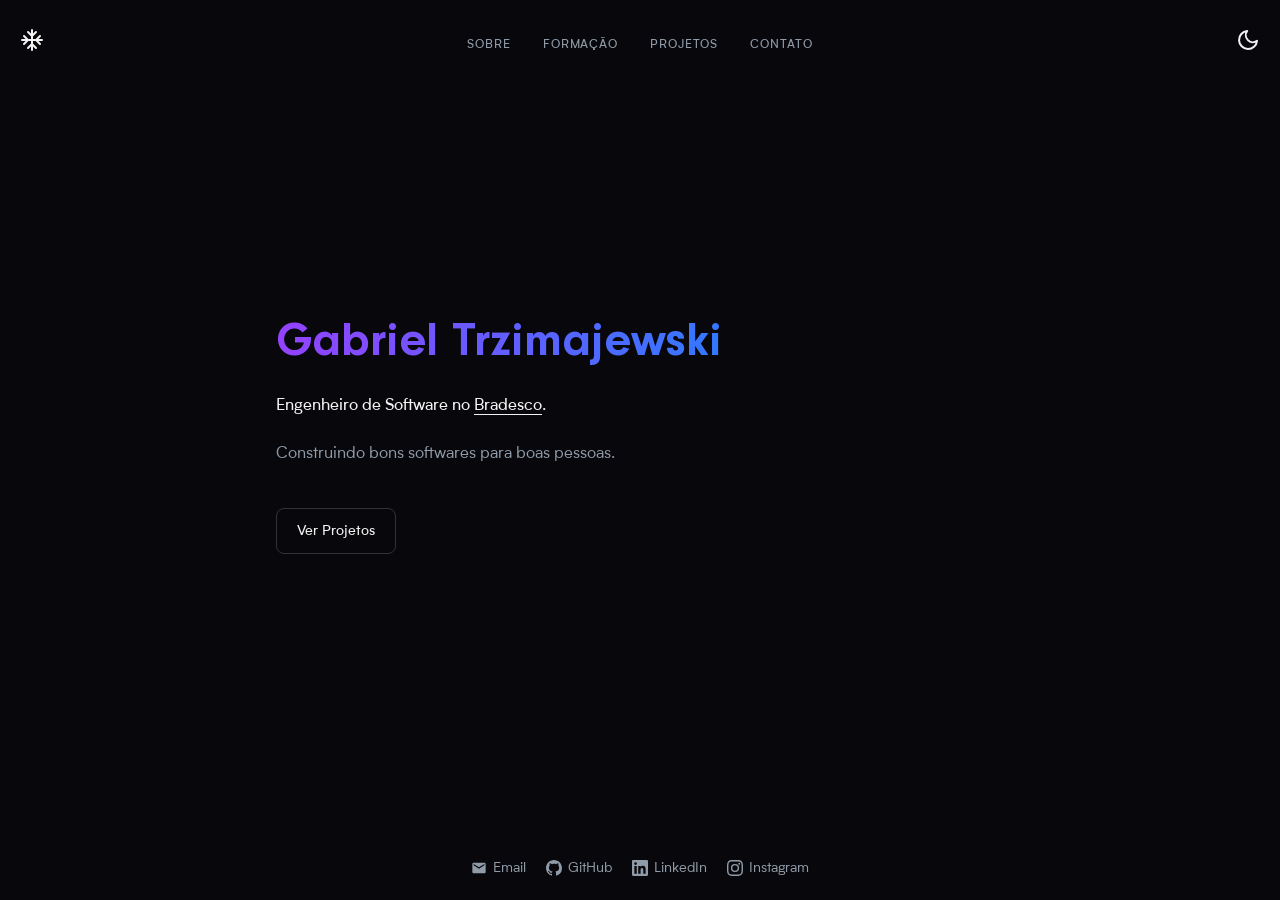
<file: index.html>
<!DOCTYPE html>
<html lang="pt-BR">
<head>
  <meta charset="UTF-8" />
  <meta name="viewport" content="width=device-width, initial-scale=1.0" />
  <meta name="description" content="Gabriel Trzimajewski — Engenheiro de Software focado em backend, sistemas distribuídos e infraestrutura em nuvem." />
  <title>Gabriel Trzimajewski</title>
  <link rel="stylesheet" href="css/style.css" />
</head>
<body>

  <!-- Navbar -->
  <header class="navbar" role="banner">
    <a href="index.html" class="navbar__logo" aria-label="Início">
      <!-- Snowflake icon -->
      <svg xmlns="http://www.w3.org/2000/svg" viewBox="0 0 24 24" fill="none" stroke="currentColor" stroke-width="2" stroke-linecap="round" stroke-linejoin="round" aria-hidden="true">
        <line x1="2" y1="12" x2="22" y2="12"/><line x1="12" y1="2" x2="12" y2="22"/>
        <path d="M20 16l-4-4 4-4"/><path d="M4 8l4 4-4 4"/>
        <path d="M16 4l-4 4-4-4"/><path d="M8 20l4-4 4 4"/>
      </svg>
    </a>

    <div class="navbar__actions">
      <!-- Burger (mobile only) -->
      <button id="burger-btn" class="btn-icon burger" aria-label="Abrir menu" aria-expanded="false" aria-controls="main-nav">
        <svg xmlns="http://www.w3.org/2000/svg" viewBox="0 0 24 24" fill="none" stroke="currentColor" stroke-width="2" stroke-linecap="round" stroke-linejoin="round" aria-hidden="true">
          <line x1="3" y1="6" x2="21" y2="6"/><line x1="3" y1="12" x2="21" y2="12"/><line x1="3" y1="18" x2="21" y2="18"/>
        </svg>
      </button>
      <!-- Theme toggle -->
      <button id="theme-toggle" class="btn-icon" aria-label="Ativar tema claro">
        <svg xmlns="http://www.w3.org/2000/svg" viewBox="0 0 24 24" fill="none" stroke="currentColor" stroke-width="2" stroke-linecap="round" stroke-linejoin="round" aria-hidden="true">
          <path d="M21 12.79A9 9 0 1111.21 3 7 7 0 0021 12.79z"/>
        </svg>
      </button>
    </div>

    <!-- Nav -->
    <nav id="main-nav" class="navbar__nav" aria-label="Navegação principal">
      <ul>
        <li><a href="sobre.html">Sobre</a></li>
        <li><a href="formacao.html">Formação</a></li>
        <li><a href="projetos.html">Projetos</a></li>
        <li><a href="contato.html">Contato</a></li>
      </ul>
    </nav>
  </header>

  <!-- Home content -->
  <div class="home-wrapper">
    <div class="home-content">
      <main class="home-inner">
        <h1>Gabriel Trzimajewski</h1>
        <div class="home-tagline">
          <strong>Engenheiro de Software no <a href="https://banco.bradesco" target="_blank" rel="noreferrer">Bradesco</a>.</strong>
          <p>Construindo bons softwares para boas pessoas.</p>
        </div>
        <a href="projetos.html" class="home-cta">Ver Projetos</a>
      </main>
    </div>

    <!-- Footer -->
    <footer>
      <a href="contato.html" class="footer__email" aria-label="Email">
        <svg viewBox="0 0 24 24" aria-hidden="true"><path d="M20 4H4c-1.1 0-2 .9-2 2v12c0 1.1.9 2 2 2h16c1.1 0 2-.9 2-2V6c0-1.1-.9-2-2-2zm0 4l-8 5-8-5V6l8 5 8-5v2z"/></svg>
        <span class="footer__label">Email</span>
      </a>
      <a href="https://github.com/Sn0wye" target="_blank" rel="noreferrer" class="footer__github" aria-label="GitHub">
        <svg viewBox="0 0 24 24" aria-hidden="true"><path d="M12 0C5.37 0 0 5.37 0 12c0 5.31 3.435 9.795 8.205 11.385.6.105.825-.255.825-.57 0-.285-.015-1.23-.015-2.235-3.015.555-3.795-.735-4.035-1.41-.135-.345-.72-1.41-1.23-1.695-.42-.225-1.02-.78-.015-.795.945-.015 1.62.87 1.845 1.23 1.08 1.815 2.805 1.305 3.495.99.105-.78.42-1.305.765-1.605-2.67-.3-5.46-1.335-5.46-5.925 0-1.305.465-2.385 1.23-3.225-.12-.3-.54-1.53.12-3.18 0 0 1.005-.315 3.3 1.23.96-.27 1.98-.405 3-.405s2.04.135 3 .405c2.295-1.56 3.3-1.23 3.3-1.23.66 1.65.24 2.88.12 3.18.765.84 1.23 1.905 1.23 3.225 0 4.605-2.805 5.625-5.475 5.925.435.375.81 1.095.81 2.22 0 1.605-.015 2.895-.015 3.3 0 .315.225.69.825.57A12.02 12.02 0 0024 12c0-6.63-5.37-12-12-12z"/></svg>
        <span class="footer__label">GitHub</span>
      </a>
      <a href="https://linkedin.com/in/trzimajewski" target="_blank" rel="noreferrer" class="footer__linkedin" aria-label="LinkedIn">
        <svg viewBox="0 0 24 24" aria-hidden="true"><path d="M20.447 20.452h-3.554v-5.569c0-1.328-.027-3.037-1.852-3.037-1.853 0-2.136 1.445-2.136 2.939v5.667H9.351V9h3.414v1.561h.046c.477-.9 1.637-1.85 3.37-1.85 3.601 0 4.267 2.37 4.267 5.455v6.286zM5.337 7.433a2.062 2.062 0 01-2.063-2.065 2.064 2.064 0 112.063 2.065zm1.782 13.019H3.555V9h3.564v11.452zM22.225 0H1.771C.792 0 0 .774 0 1.729v20.542C0 23.227.792 24 1.771 24h20.451C23.2 24 24 23.227 24 22.271V1.729C24 .774 23.2 0 22.222 0h.003z"/></svg>
        <span class="footer__label">LinkedIn</span>
      </a>
      <a href="https://instagram.com/gabtrzimajewski" target="_blank" rel="noreferrer" class="footer__instagram" aria-label="Instagram">
        <svg viewBox="0 0 24 24" aria-hidden="true"><path d="M12 2.163c3.204 0 3.584.012 4.85.07 3.252.148 4.771 1.691 4.919 4.919.058 1.265.069 1.645.069 4.849 0 3.205-.012 3.584-.069 4.849-.149 3.225-1.664 4.771-4.919 4.919-1.266.058-1.644.07-4.85.07-3.204 0-3.584-.012-4.849-.07-3.26-.149-4.771-1.699-4.919-4.92-.058-1.265-.07-1.644-.07-4.849 0-3.204.013-3.583.07-4.849.149-3.227 1.664-4.771 4.919-4.919 1.266-.057 1.645-.069 4.849-.069zM12 0C8.741 0 8.333.014 7.053.072 2.695.272.273 2.69.073 7.052.014 8.333 0 8.741 0 12c0 3.259.014 3.668.072 4.948.2 4.358 2.618 6.78 6.98 6.98C8.333 23.986 8.741 24 12 24c3.259 0 3.668-.014 4.948-.072 4.354-.2 6.782-2.618 6.979-6.98.059-1.28.073-1.689.073-4.948 0-3.259-.014-3.667-.072-4.947-.196-4.354-2.617-6.78-6.979-6.98C15.668.014 15.259 0 12 0zm0 5.838a6.162 6.162 0 100 12.324 6.162 6.162 0 000-12.324zM12 16a4 4 0 110-8 4 4 0 010 8zm6.406-11.845a1.44 1.44 0 100 2.881 1.44 1.44 0 000-2.881z"/></svg>
        <span class="footer__label">Instagram</span>
      </a>
    </footer>
  </div>

  <script src="js/main.js" defer></script>
</body>
</html>
</file>
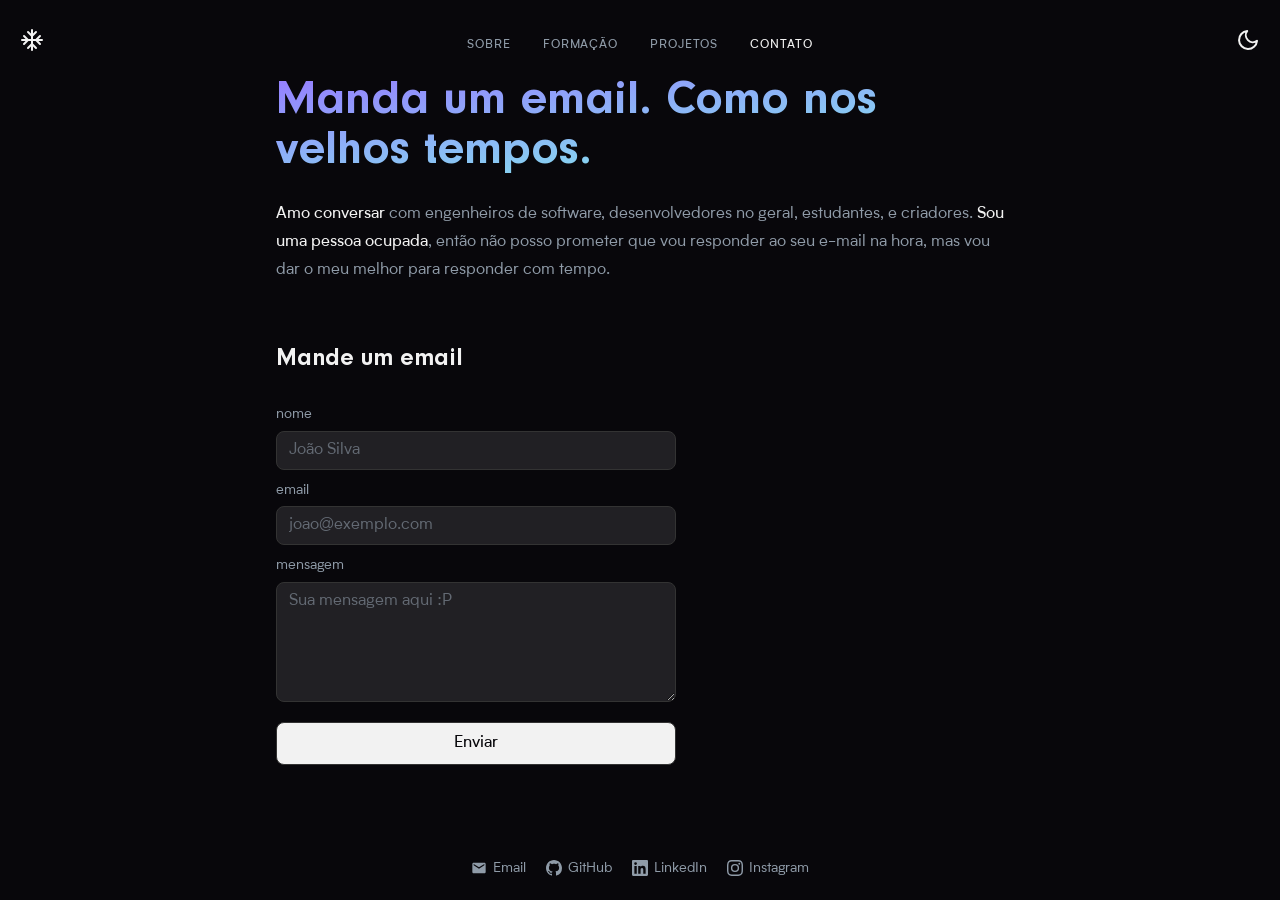
<file: contato.html>
<!doctype html>
<html lang="pt-BR">
	<head>
		<meta charset="UTF-8" />
		<meta name="viewport" content="width=device-width, initial-scale=1.0" />
		<meta
			name="description"
			content="Entre em contato com Gabriel Trzimajewski — engenheiro de software."
		/>
		<title>Contato | Gabriel Trzimajewski</title>
		<link rel="stylesheet" href="css/style.css" />
	</head>
	<body>
		<!-- ===== Navbar ===== -->
		<header class="navbar" role="banner">
			<a href="index.html" class="navbar__logo" aria-label="Início">
				<!-- Snowflake icon -->
				<svg
					xmlns="http://www.w3.org/2000/svg"
					viewBox="0 0 24 24"
					fill="none"
					stroke="currentColor"
					stroke-width="2"
					stroke-linecap="round"
					stroke-linejoin="round"
					aria-hidden="true"
				>
					<line x1="2" y1="12" x2="22" y2="12" />
					<line x1="12" y1="2" x2="12" y2="22" />
					<path d="M20 16l-4-4 4-4" />
					<path d="M4 8l4 4-4 4" />
					<path d="M16 4l-4 4-4-4" />
					<path d="M8 20l4-4 4 4" />
				</svg>
			</a>

			<div class="navbar__actions">
				<!-- Burger (mobile only) -->
				<button
					id="burger-btn"
					class="btn-icon burger"
					aria-label="Abrir menu"
					aria-expanded="false"
					aria-controls="main-nav"
				>
					<svg
						xmlns="http://www.w3.org/2000/svg"
						viewBox="0 0 24 24"
						fill="none"
						stroke="currentColor"
						stroke-width="2"
						stroke-linecap="round"
						stroke-linejoin="round"
						aria-hidden="true"
					>
						<line x1="3" y1="6" x2="21" y2="6" />
						<line x1="3" y1="12" x2="21" y2="12" />
						<line x1="3" y1="18" x2="21" y2="18" />
					</svg>
				</button>
				<!-- Theme toggle -->
				<button
					id="theme-toggle"
					class="btn-icon"
					aria-label="Ativar tema claro"
				>
					<svg
						xmlns="http://www.w3.org/2000/svg"
						viewBox="0 0 24 24"
						fill="none"
						stroke="currentColor"
						stroke-width="2"
						stroke-linecap="round"
						stroke-linejoin="round"
						aria-hidden="true"
					>
						<path d="M21 12.79A9 9 0 1111.21 3 7 7 0 0021 12.79z" />
					</svg>
				</button>
			</div>

			<!-- Nav -->
			<nav id="main-nav" class="navbar__nav" aria-label="Navegação principal">
				<ul>
					<li><a href="sobre.html">Sobre</a></li>
					<li><a href="formacao.html">Formação</a></li>
					<li><a href="projetos.html">Projetos</a></li>
					<li><a href="contato.html">Contato</a></li>
				</ul>
			</nav>
		</header>

		<!-- ===== Page ===== -->
		<div class="page-wrapper grad-contato">
			<main class="container">
				<h1>Manda um email. Como nos velhos tempos.</h1>

				<p>
					<strong>Amo conversar</strong> com engenheiros de software,
					desenvolvedores no geral, estudantes, e criadores.
					<strong>Sou uma pessoa ocupada</strong>, então não posso prometer que
					vou responder ao seu e-mail na hora, mas vou dar o meu melhor para
					responder com tempo.
				</p>

				<h2>Mande um email</h2>

				<!-- Formulário de contato com validação JavaScript -->
				<form id="contact-form" class="contact-form" novalidate>
					<div class="form-group">
						<label for="name">nome</label>
						<input
							type="text"
							id="name"
							name="name"
							placeholder="João Silva"
							autocomplete="name"
						/>
						<span id="name-error" class="field-error" role="alert"></span>
					</div>

					<div class="form-group">
						<label for="email">email</label>
						<input
							type="email"
							id="email"
							name="email"
							placeholder="joao@exemplo.com"
							autocomplete="email"
						/>
						<span id="email-error" class="field-error" role="alert"></span>
					</div>

					<div class="form-group">
						<label for="message">mensagem</label>
						<textarea
							id="message"
							name="message"
							placeholder="Sua mensagem aqui :P"
						></textarea>
						<span id="message-error" class="field-error" role="alert"></span>
					</div>

					<button type="submit" class="btn-submit">Enviar</button>
				</form>

				<!-- Mensagem de sucesso (oculta até o envio bem-sucedido) -->
				<div
					id="form-success"
					class="form-success"
					role="status"
					aria-live="polite"
				>
					Mensagem enviada com sucesso! Obrigado por separar um tempo para
					escrever.
				</div>
			</main>

			<!-- ===== Footer ===== -->
			<footer>
				<a href="contato.html" class="footer__email" aria-label="Email">
					<svg viewBox="0 0 24 24" aria-hidden="true">
						<path
							d="M20 4H4c-1.1 0-2 .9-2 2v12c0 1.1.9 2 2 2h16c1.1 0 2-.9 2-2V6c0-1.1-.9-2-2-2zm0 4l-8 5-8-5V6l8 5 8-5v2z"
						/>
					</svg>
					<span class="footer__label">Email</span>
				</a>
				<a
					href="https://github.com/Sn0wye"
					target="_blank"
					rel="noreferrer"
					class="footer__github"
					aria-label="GitHub"
				>
					<svg viewBox="0 0 24 24" aria-hidden="true">
						<path
							d="M12 0C5.37 0 0 5.37 0 12c0 5.31 3.435 9.795 8.205 11.385.6.105.825-.255.825-.57 0-.285-.015-1.23-.015-2.235-3.015.555-3.795-.735-4.035-1.41-.135-.345-.72-1.41-1.23-1.695-.42-.225-1.02-.78-.015-.795.945-.015 1.62.87 1.845 1.23 1.08 1.815 2.805 1.305 3.495.99.105-.78.42-1.305.765-1.605-2.67-.3-5.46-1.335-5.46-5.925 0-1.305.465-2.385 1.23-3.225-.12-.3-.54-1.53.12-3.18 0 0 1.005-.315 3.3 1.23.96-.27 1.98-.405 3-.405s2.04.135 3 .405c2.295-1.56 3.3-1.23 3.3-1.23.66 1.65.24 2.88.12 3.18.765.84 1.23 1.905 1.23 3.225 0 4.605-2.805 5.625-5.475 5.925.435.375.81 1.095.81 2.22 0 1.605-.015 2.895-.015 3.3 0 .315.225.69.825.57A12.02 12.02 0 0024 12c0-6.63-5.37-12-12-12z"
						/>
					</svg>
					<span class="footer__label">GitHub</span>
				</a>
				<a
					href="https://linkedin.com/in/trzimajewski"
					target="_blank"
					rel="noreferrer"
					class="footer__linkedin"
					aria-label="LinkedIn"
				>
					<svg viewBox="0 0 24 24" aria-hidden="true">
						<path
							d="M20.447 20.452h-3.554v-5.569c0-1.328-.027-3.037-1.852-3.037-1.853 0-2.136 1.445-2.136 2.939v5.667H9.351V9h3.414v1.561h.046c.477-.9 1.637-1.85 3.37-1.85 3.601 0 4.267 2.37 4.267 5.455v6.286zM5.337 7.433a2.062 2.062 0 01-2.063-2.065 2.064 2.064 0 112.063 2.065zm1.782 13.019H3.555V9h3.564v11.452zM22.225 0H1.771C.792 0 0 .774 0 1.729v20.542C0 23.227.792 24 1.771 24h20.451C23.2 24 24 23.227 24 22.271V1.729C24 .774 23.2 0 22.222 0h.003z"
						/>
					</svg>
					<span class="footer__label">LinkedIn</span>
				</a>
				<a
					href="https://instagram.com/gabtrzimajewski"
					target="_blank"
					rel="noreferrer"
					class="footer__instagram"
					aria-label="Instagram"
				>
					<svg viewBox="0 0 24 24" aria-hidden="true">
						<path
							d="M12 2.163c3.204 0 3.584.012 4.85.07 3.252.148 4.771 1.691 4.919 4.919.058 1.265.069 1.645.069 4.849 0 3.205-.012 3.584-.069 4.849-.149 3.225-1.664 4.771-4.919 4.919-1.266.058-1.644.07-4.85.07-3.204 0-3.584-.012-4.849-.07-3.26-.149-4.771-1.699-4.919-4.92-.058-1.265-.07-1.644-.07-4.849 0-3.204.013-3.583.07-4.849.149-3.227 1.664-4.771 4.919-4.919 1.266-.057 1.645-.069 4.849-.069zM12 0C8.741 0 8.333.014 7.053.072 2.695.272.273 2.69.073 7.052.014 8.333 0 8.741 0 12c0 3.259.014 3.668.072 4.948.2 4.358 2.618 6.78 6.98 6.98C8.333 23.986 8.741 24 12 24c3.259 0 3.668-.014 4.948-.072 4.354-.2 6.782-2.618 6.979-6.98.059-1.28.073-1.689.073-4.948 0-3.259-.014-3.667-.072-4.947-.196-4.354-2.617-6.78-6.979-6.98C15.668.014 15.259 0 12 0zm0 5.838a6.162 6.162 0 100 12.324 6.162 6.162 0 000-12.324zM12 16a4 4 0 110-8 4 4 0 010 8zm6.406-11.845a1.44 1.44 0 100 2.881 1.44 1.44 0 000-2.881z"
						/>
					</svg>
					<span class="footer__label">Instagram</span>
				</a>
			</footer>
		</div>

		<script src="js/main.js" defer></script>
	</body>
</html>
</file>
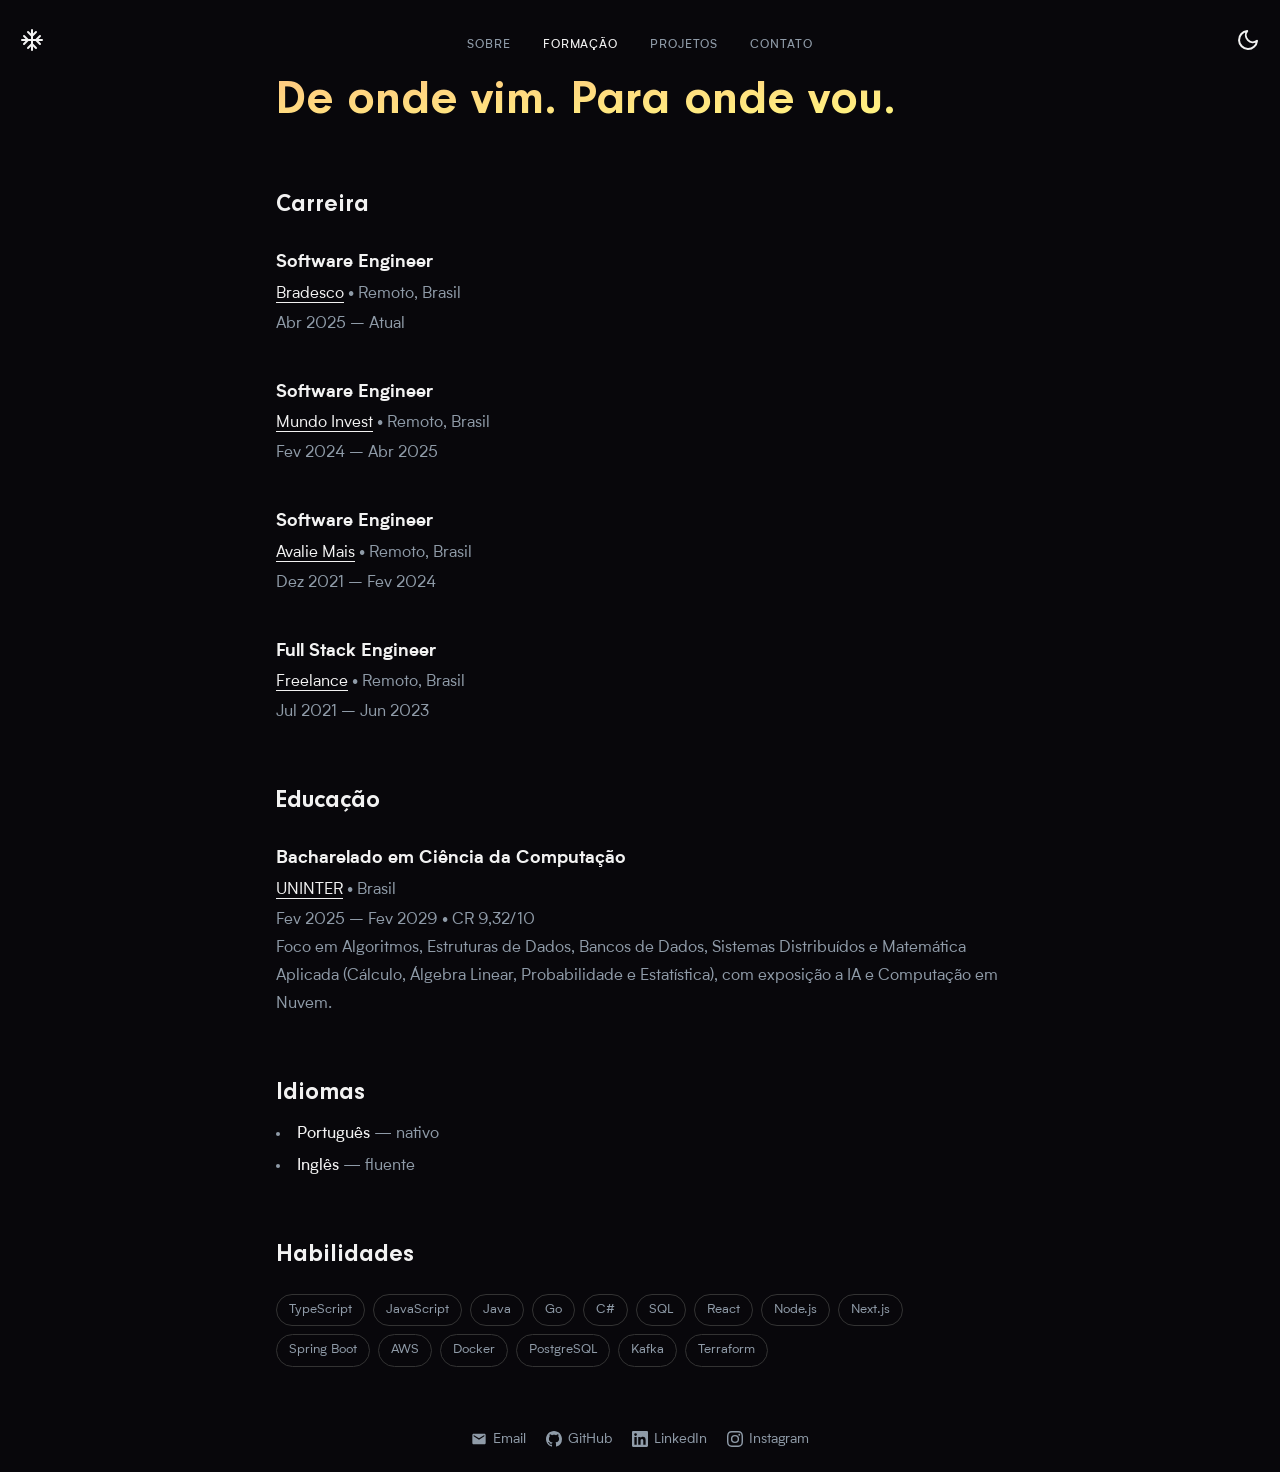
<file: formacao.html>
<!doctype html>
<html lang="pt-BR">
	<head>
		<meta charset="UTF-8" />
		<meta name="viewport" content="width=device-width, initial-scale=1.0" />
		<meta
			name="description"
			content="Formação acadêmica, histórico de carreira, idiomas e habilidades técnicas de Gabriel Trzimajewski."
		/>
		<title>Formação | Gabriel Trzimajewski</title>
		<link rel="stylesheet" href="css/style.css" />
	</head>
	<body>
		<!-- ===== Navbar ===== -->
		<header class="navbar" role="banner">
			<a href="index.html" class="navbar__logo" aria-label="Início">
				<!-- Snowflake icon -->
				<svg
					xmlns="http://www.w3.org/2000/svg"
					viewBox="0 0 24 24"
					fill="none"
					stroke="currentColor"
					stroke-width="2"
					stroke-linecap="round"
					stroke-linejoin="round"
					aria-hidden="true"
				>
					<line x1="2" y1="12" x2="22" y2="12" />
					<line x1="12" y1="2" x2="12" y2="22" />
					<path d="M20 16l-4-4 4-4" />
					<path d="M4 8l4 4-4 4" />
					<path d="M16 4l-4 4-4-4" />
					<path d="M8 20l4-4 4 4" />
				</svg>
			</a>

			<div class="navbar__actions">
				<!-- Burger (mobile only) -->
				<button
					id="burger-btn"
					class="btn-icon burger"
					aria-label="Abrir menu"
					aria-expanded="false"
					aria-controls="main-nav"
				>
					<svg
						xmlns="http://www.w3.org/2000/svg"
						viewBox="0 0 24 24"
						fill="none"
						stroke="currentColor"
						stroke-width="2"
						stroke-linecap="round"
						stroke-linejoin="round"
						aria-hidden="true"
					>
						<line x1="3" y1="6" x2="21" y2="6" />
						<line x1="3" y1="12" x2="21" y2="12" />
						<line x1="3" y1="18" x2="21" y2="18" />
					</svg>
				</button>
				<!-- Theme toggle -->
				<button
					id="theme-toggle"
					class="btn-icon"
					aria-label="Ativar tema claro"
				>
					<svg
						xmlns="http://www.w3.org/2000/svg"
						viewBox="0 0 24 24"
						fill="none"
						stroke="currentColor"
						stroke-width="2"
						stroke-linecap="round"
						stroke-linejoin="round"
						aria-hidden="true"
					>
						<path d="M21 12.79A9 9 0 1111.21 3 7 7 0 0021 12.79z" />
					</svg>
				</button>
			</div>

			<!-- Nav -->
			<nav id="main-nav" class="navbar__nav" aria-label="Navegação principal">
				<ul>
					<li><a href="sobre.html">Sobre</a></li>
					<li><a href="formacao.html">Formação</a></li>
					<li><a href="projetos.html">Projetos</a></li>
					<li><a href="contato.html">Contato</a></li>
				</ul>
			</nav>
		</header>

		<!-- ===== Page ===== -->
		<div class="page-wrapper grad-formacao">
			<main class="container">
				<h1>De onde vim. Para onde vou.</h1>

				<!-- Carreira -->
				<h2>Carreira</h2>

				<article class="entry">
					<h3>Software Engineer</h3>
					<p>
						<a href="https://banco.bradesco" target="_blank" rel="noreferrer"
							>Bradesco</a
						>
						<span class="entry__meta"> • Remoto, Brasil</span>
					</p>
					<p class="entry__sub entry__meta">Abr 2025 – Atual</p>
				</article>

				<article class="entry">
					<h3>Software Engineer</h3>
					<p>
						<a
							href="https://mundoinvest.com.br"
							target="_blank"
							rel="noreferrer"
							>Mundo Invest</a
						>
						<span class="entry__meta"> • Remoto, Brasil</span>
					</p>
					<p class="entry__sub entry__meta">Fev 2024 – Abr 2025</p>
				</article>

				<article class="entry">
					<h3>Software Engineer</h3>
					<p>
						<span class="entry__company-label">Avalie Mais</span>
						<span class="entry__meta"> • Remoto, Brasil</span>
					</p>
					<p class="entry__sub entry__meta">Dez 2021 – Fev 2024</p>
				</article>

				<article class="entry">
					<h3>Full Stack Engineer</h3>
					<p>
						<span class="entry__company-label">Freelance</span>
						<span class="entry__meta"> • Remoto, Brasil</span>
					</p>
					<p class="entry__sub entry__meta">Jul 2021 – Jun 2023</p>
				</article>

				<!-- Educação -->
				<h2>Educação</h2>

				<article class="entry">
					<h3>Bacharelado em Ciência da Computação</h3>
					<p>
						<span class="entry__company-label">UNINTER</span>
						<span class="entry__meta"> • Brasil</span>
					</p>
					<p class="entry__sub entry__meta">Fev 2025 – Fev 2029 • CR 9,32/10</p>
					<p>
						Foco em Algoritmos, Estruturas de Dados, Bancos de Dados, Sistemas
						Distribuídos e Matemática Aplicada (Cálculo, Álgebra Linear,
						Probabilidade e Estatística), com exposição a IA e Computação em
						Nuvem.
					</p>
				</article>

				<!-- Idiomas -->
				<h2>Idiomas</h2>
				<ul>
					<li><strong>Português</strong> — nativo</li>
					<li><strong>Inglês</strong> — fluente</li>
				</ul>

				<!-- Habilidades técnicas -->
				<h2>Habilidades</h2>
				<div class="skills" role="list" aria-label="Habilidades técnicas">
					<span class="skill-tag" role="listitem">TypeScript</span>
					<span class="skill-tag" role="listitem">JavaScript</span>
					<span class="skill-tag" role="listitem">Java</span>
					<span class="skill-tag" role="listitem">Go</span>
					<span class="skill-tag" role="listitem">C#</span>
					<span class="skill-tag" role="listitem">SQL</span>
					<span class="skill-tag" role="listitem">React</span>
					<span class="skill-tag" role="listitem">Node.js</span>
					<span class="skill-tag" role="listitem">Next.js</span>
					<span class="skill-tag" role="listitem">Spring Boot</span>
					<span class="skill-tag" role="listitem">AWS</span>
					<span class="skill-tag" role="listitem">Docker</span>
					<span class="skill-tag" role="listitem">PostgreSQL</span>
					<span class="skill-tag" role="listitem">Kafka</span>
					<span class="skill-tag" role="listitem">Terraform</span>
				</div>
			</main>

			<!-- ===== Footer ===== -->
			<footer>
				<a href="contato.html" class="footer__email" aria-label="Email">
					<svg viewBox="0 0 24 24" aria-hidden="true">
						<path
							d="M20 4H4c-1.1 0-2 .9-2 2v12c0 1.1.9 2 2 2h16c1.1 0 2-.9 2-2V6c0-1.1-.9-2-2-2zm0 4l-8 5-8-5V6l8 5 8-5v2z"
						/>
					</svg>
					<span class="footer__label">Email</span>
				</a>
				<a
					href="https://github.com/Sn0wye"
					target="_blank"
					rel="noreferrer"
					class="footer__github"
					aria-label="GitHub"
				>
					<svg viewBox="0 0 24 24" aria-hidden="true">
						<path
							d="M12 0C5.37 0 0 5.37 0 12c0 5.31 3.435 9.795 8.205 11.385.6.105.825-.255.825-.57 0-.285-.015-1.23-.015-2.235-3.015.555-3.795-.735-4.035-1.41-.135-.345-.72-1.41-1.23-1.695-.42-.225-1.02-.78-.015-.795.945-.015 1.62.87 1.845 1.23 1.08 1.815 2.805 1.305 3.495.99.105-.78.42-1.305.765-1.605-2.67-.3-5.46-1.335-5.46-5.925 0-1.305.465-2.385 1.23-3.225-.12-.3-.54-1.53.12-3.18 0 0 1.005-.315 3.3 1.23.96-.27 1.98-.405 3-.405s2.04.135 3 .405c2.295-1.56 3.3-1.23 3.3-1.23.66 1.65.24 2.88.12 3.18.765.84 1.23 1.905 1.23 3.225 0 4.605-2.805 5.625-5.475 5.925.435.375.81 1.095.81 2.22 0 1.605-.015 2.895-.015 3.3 0 .315.225.69.825.57A12.02 12.02 0 0024 12c0-6.63-5.37-12-12-12z"
						/>
					</svg>
					<span class="footer__label">GitHub</span>
				</a>
				<a
					href="https://linkedin.com/in/trzimajewski"
					target="_blank"
					rel="noreferrer"
					class="footer__linkedin"
					aria-label="LinkedIn"
				>
					<svg viewBox="0 0 24 24" aria-hidden="true">
						<path
							d="M20.447 20.452h-3.554v-5.569c0-1.328-.027-3.037-1.852-3.037-1.853 0-2.136 1.445-2.136 2.939v5.667H9.351V9h3.414v1.561h.046c.477-.9 1.637-1.85 3.37-1.85 3.601 0 4.267 2.37 4.267 5.455v6.286zM5.337 7.433a2.062 2.062 0 01-2.063-2.065 2.064 2.064 0 112.063 2.065zm1.782 13.019H3.555V9h3.564v11.452zM22.225 0H1.771C.792 0 0 .774 0 1.729v20.542C0 23.227.792 24 1.771 24h20.451C23.2 24 24 23.227 24 22.271V1.729C24 .774 23.2 0 22.222 0h.003z"
						/>
					</svg>
					<span class="footer__label">LinkedIn</span>
				</a>
				<a
					href="https://instagram.com/gabtrzimajewski"
					target="_blank"
					rel="noreferrer"
					class="footer__instagram"
					aria-label="Instagram"
				>
					<svg viewBox="0 0 24 24" aria-hidden="true">
						<path
							d="M12 2.163c3.204 0 3.584.012 4.85.07 3.252.148 4.771 1.691 4.919 4.919.058 1.265.069 1.645.069 4.849 0 3.205-.012 3.584-.069 4.849-.149 3.225-1.664 4.771-4.919 4.919-1.266.058-1.644.07-4.85.07-3.204 0-3.584-.012-4.849-.07-3.26-.149-4.771-1.699-4.919-4.92-.058-1.265-.07-1.644-.07-4.849 0-3.204.013-3.583.07-4.849.149-3.227 1.664-4.771 4.919-4.919 1.266-.057 1.645-.069 4.849-.069zM12 0C8.741 0 8.333.014 7.053.072 2.695.272.273 2.69.073 7.052.014 8.333 0 8.741 0 12c0 3.259.014 3.668.072 4.948.2 4.358 2.618 6.78 6.98 6.98C8.333 23.986 8.741 24 12 24c3.259 0 3.668-.014 4.948-.072 4.354-.2 6.782-2.618 6.979-6.98.059-1.28.073-1.689.073-4.948 0-3.259-.014-3.667-.072-4.947-.196-4.354-2.617-6.78-6.979-6.98C15.668.014 15.259 0 12 0zm0 5.838a6.162 6.162 0 100 12.324 6.162 6.162 0 000-12.324zM12 16a4 4 0 110-8 4 4 0 010 8zm6.406-11.845a1.44 1.44 0 100 2.881 1.44 1.44 0 000-2.881z"
						/>
					</svg>
					<span class="footer__label">Instagram</span>
				</a>
			</footer>
		</div>

		<script src="js/main.js" defer></script>
	</body>
</html>
</file>
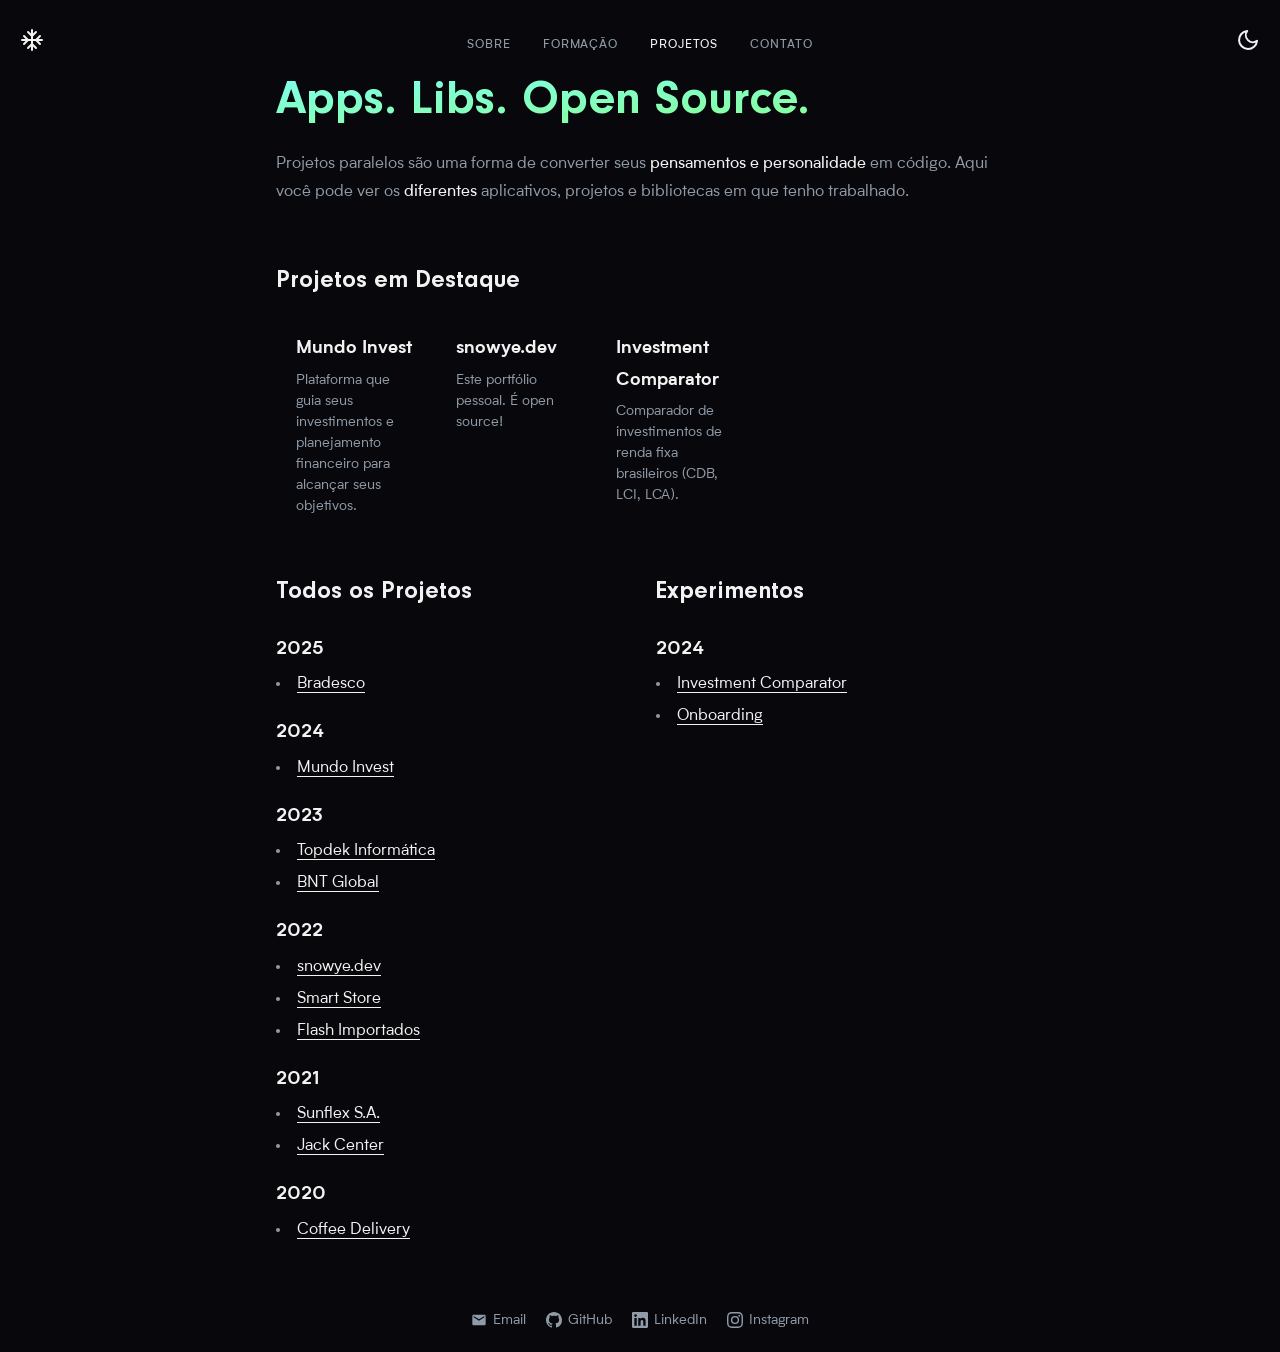
<file: projetos.html>
<!doctype html>
<html lang="pt-BR">
	<head>
		<meta charset="UTF-8" />
		<meta name="viewport" content="width=device-width, initial-scale=1.0" />
		<meta
			name="description"
			content="Projetos e aplicações desenvolvidos por Gabriel Trzimajewski ao longo da carreira."
		/>
		<title>Projetos | Gabriel Trzimajewski</title>
		<link rel="stylesheet" href="css/style.css" />
	</head>
	<body>
		<!-- ===== Navbar ===== -->
		<header class="navbar" role="banner">
			<a href="index.html" class="navbar__logo" aria-label="Início">
				<!-- Snowflake icon -->
				<svg
					xmlns="http://www.w3.org/2000/svg"
					viewBox="0 0 24 24"
					fill="none"
					stroke="currentColor"
					stroke-width="2"
					stroke-linecap="round"
					stroke-linejoin="round"
					aria-hidden="true"
				>
					<line x1="2" y1="12" x2="22" y2="12" />
					<line x1="12" y1="2" x2="12" y2="22" />
					<path d="M20 16l-4-4 4-4" />
					<path d="M4 8l4 4-4 4" />
					<path d="M16 4l-4 4-4-4" />
					<path d="M8 20l4-4 4 4" />
				</svg>
			</a>

			<div class="navbar__actions">
				<!-- Burger (mobile only) -->
				<button
					id="burger-btn"
					class="btn-icon burger"
					aria-label="Abrir menu"
					aria-expanded="false"
					aria-controls="main-nav"
				>
					<svg
						xmlns="http://www.w3.org/2000/svg"
						viewBox="0 0 24 24"
						fill="none"
						stroke="currentColor"
						stroke-width="2"
						stroke-linecap="round"
						stroke-linejoin="round"
						aria-hidden="true"
					>
						<line x1="3" y1="6" x2="21" y2="6" />
						<line x1="3" y1="12" x2="21" y2="12" />
						<line x1="3" y1="18" x2="21" y2="18" />
					</svg>
				</button>
				<!-- Theme toggle -->
				<button
					id="theme-toggle"
					class="btn-icon"
					aria-label="Ativar tema claro"
				>
					<svg
						xmlns="http://www.w3.org/2000/svg"
						viewBox="0 0 24 24"
						fill="none"
						stroke="currentColor"
						stroke-width="2"
						stroke-linecap="round"
						stroke-linejoin="round"
						aria-hidden="true"
					>
						<path d="M21 12.79A9 9 0 1111.21 3 7 7 0 0021 12.79z" />
					</svg>
				</button>
			</div>

			<!-- Nav -->
			<nav id="main-nav" class="navbar__nav" aria-label="Navegação principal">
				<ul>
					<li><a href="sobre.html">Sobre</a></li>
					<li><a href="formacao.html">Formação</a></li>
					<li><a href="projetos.html">Projetos</a></li>
					<li><a href="contato.html">Contato</a></li>
				</ul>
			</nav>
		</header>

		<!-- ===== Page ===== -->
		<div class="page-wrapper grad-projetos">
			<main class="container">
				<h1>Apps. Libs. Open Source.</h1>

				<p>
					Projetos paralelos são uma forma de converter seus
					<strong>pensamentos e personalidade</strong> em código. Aqui você pode
					ver os <strong>diferentes</strong> aplicativos, projetos e bibliotecas
					em que tenho trabalhado.
				</p>

				<!-- Projetos em Destaque -->
				<h2>Projetos em Destaque</h2>
				<div class="featured-projects">
					<a
						href="https://mundoinvest.com.br"
						target="_blank"
						rel="noreferrer"
						class="project-card"
					>
						<h3>Mundo Invest</h3>
						<p>
							Plataforma que guia seus investimentos e planejamento financeiro
							para alcançar seus objetivos.
						</p>
					</a>
					<a
						href="https://github.com/Sn0wye/snowye.dev"
						target="_blank"
						rel="noreferrer"
						class="project-card"
					>
						<h3>snowye.dev</h3>
						<p>Este portfólio pessoal. É open source!</p>
					</a>
					<a
						href="https://investment-comparator.vercel.app"
						target="_blank"
						rel="noreferrer"
						class="project-card"
					>
						<h3>Investment Comparator</h3>
						<p>
							Comparador de investimentos de renda fixa brasileiros (CDB, LCI,
							LCA).
						</p>
					</a>
				</div>

				<!-- Todos os Projetos + Experimentos -->
				<div class="projects-cols">
					<div>
						<h2>Todos os Projetos</h2>

						<h3>2025</h3>
						<ul>
							<li>
								<a
									href="https://banco.bradesco"
									target="_blank"
									rel="noreferrer"
									>Bradesco</a
								>
							</li>
						</ul>

						<h3>2024</h3>
						<ul>
							<li>
								<a
									href="https://mundoinvest.com.br"
									target="_blank"
									rel="noreferrer"
									>Mundo Invest</a
								>
							</li>
						</ul>

						<h3>2023</h3>
						<ul>
							<li>
								<a
									href="https://topdek.com.br/"
									target="_blank"
									rel="noreferrer"
									>Topdek Informática</a
								>
							</li>
							<li>
								<a
									href="https://globalparaguay.com/"
									target="_blank"
									rel="noreferrer"
									>BNT Global</a
								>
							</li>
						</ul>

						<h3>2022</h3>
						<ul>
							<li>
								<a
									href="https://github.com/Sn0wye/snowye.dev"
									target="_blank"
									rel="noreferrer"
									>snowye.dev</a
								>
							</li>
							<li>
								<a
									href="https://smartstore.com.py/"
									target="_blank"
									rel="noreferrer"
									>Smart Store</a
								>
							</li>
							<li>
								<a
									href="https://flashimportados.com/"
									target="_blank"
									rel="noreferrer"
									>Flash Importados</a
								>
							</li>
						</ul>

						<h3>2021</h3>
						<ul>
							<li>
								<a
									href="https://sunflexsa.com.py/"
									target="_blank"
									rel="noreferrer"
									>Sunflex S.A.</a
								>
							</li>
							<li>
								<a
									href="https://jackcenter.com.br/"
									target="_blank"
									rel="noreferrer"
									>Jack Center</a
								>
							</li>
						</ul>

						<h3>2020</h3>
						<ul>
							<li>
								<a
									href="https://coffee-delivery-pied.vercel.app/"
									target="_blank"
									rel="noreferrer"
									>Coffee Delivery</a
								>
							</li>
						</ul>
					</div>

					<div>
						<h2>Experimentos</h2>

						<h3>2024</h3>
						<ul>
							<li>
								<a
									href="https://investment-comparator.vercel.app"
									target="_blank"
									rel="noreferrer"
									>Investment Comparator</a
								>
							</li>
							<li>
								<a
									href="https://onboarding-mocha-eight.vercel.app"
									target="_blank"
									rel="noreferrer"
									>Onboarding</a
								>
							</li>
						</ul>
					</div>
				</div>
			</main>

			<!-- ===== Footer ===== -->
			<footer>
				<a href="contato.html" class="footer__email" aria-label="Email">
					<svg viewBox="0 0 24 24" aria-hidden="true">
						<path
							d="M20 4H4c-1.1 0-2 .9-2 2v12c0 1.1.9 2 2 2h16c1.1 0 2-.9 2-2V6c0-1.1-.9-2-2-2zm0 4l-8 5-8-5V6l8 5 8-5v2z"
						/>
					</svg>
					<span class="footer__label">Email</span>
				</a>
				<a
					href="https://github.com/Sn0wye"
					target="_blank"
					rel="noreferrer"
					class="footer__github"
					aria-label="GitHub"
				>
					<svg viewBox="0 0 24 24" aria-hidden="true">
						<path
							d="M12 0C5.37 0 0 5.37 0 12c0 5.31 3.435 9.795 8.205 11.385.6.105.825-.255.825-.57 0-.285-.015-1.23-.015-2.235-3.015.555-3.795-.735-4.035-1.41-.135-.345-.72-1.41-1.23-1.695-.42-.225-1.02-.78-.015-.795.945-.015 1.62.87 1.845 1.23 1.08 1.815 2.805 1.305 3.495.99.105-.78.42-1.305.765-1.605-2.67-.3-5.46-1.335-5.46-5.925 0-1.305.465-2.385 1.23-3.225-.12-.3-.54-1.53.12-3.18 0 0 1.005-.315 3.3 1.23.96-.27 1.98-.405 3-.405s2.04.135 3 .405c2.295-1.56 3.3-1.23 3.3-1.23.66 1.65.24 2.88.12 3.18.765.84 1.23 1.905 1.23 3.225 0 4.605-2.805 5.625-5.475 5.925.435.375.81 1.095.81 2.22 0 1.605-.015 2.895-.015 3.3 0 .315.225.69.825.57A12.02 12.02 0 0024 12c0-6.63-5.37-12-12-12z"
						/>
					</svg>
					<span class="footer__label">GitHub</span>
				</a>
				<a
					href="https://linkedin.com/in/trzimajewski"
					target="_blank"
					rel="noreferrer"
					class="footer__linkedin"
					aria-label="LinkedIn"
				>
					<svg viewBox="0 0 24 24" aria-hidden="true">
						<path
							d="M20.447 20.452h-3.554v-5.569c0-1.328-.027-3.037-1.852-3.037-1.853 0-2.136 1.445-2.136 2.939v5.667H9.351V9h3.414v1.561h.046c.477-.9 1.637-1.85 3.37-1.85 3.601 0 4.267 2.37 4.267 5.455v6.286zM5.337 7.433a2.062 2.062 0 01-2.063-2.065 2.064 2.064 0 112.063 2.065zm1.782 13.019H3.555V9h3.564v11.452zM22.225 0H1.771C.792 0 0 .774 0 1.729v20.542C0 23.227.792 24 1.771 24h20.451C23.2 24 24 23.227 24 22.271V1.729C24 .774 23.2 0 22.222 0h.003z"
						/>
					</svg>
					<span class="footer__label">LinkedIn</span>
				</a>
				<a
					href="https://instagram.com/gabtrzimajewski"
					target="_blank"
					rel="noreferrer"
					class="footer__instagram"
					aria-label="Instagram"
				>
					<svg viewBox="0 0 24 24" aria-hidden="true">
						<path
							d="M12 2.163c3.204 0 3.584.012 4.85.07 3.252.148 4.771 1.691 4.919 4.919.058 1.265.069 1.645.069 4.849 0 3.205-.012 3.584-.069 4.849-.149 3.225-1.664 4.771-4.919 4.919-1.266.058-1.644.07-4.85.07-3.204 0-3.584-.012-4.849-.07-3.26-.149-4.771-1.699-4.919-4.92-.058-1.265-.07-1.644-.07-4.849 0-3.204.013-3.583.07-4.849.149-3.227 1.664-4.771 4.919-4.919 1.266-.057 1.645-.069 4.849-.069zM12 0C8.741 0 8.333.014 7.053.072 2.695.272.273 2.69.073 7.052.014 8.333 0 8.741 0 12c0 3.259.014 3.668.072 4.948.2 4.358 2.618 6.78 6.98 6.98C8.333 23.986 8.741 24 12 24c3.259 0 3.668-.014 4.948-.072 4.354-.2 6.782-2.618 6.979-6.98.059-1.28.073-1.689.073-4.948 0-3.259-.014-3.667-.072-4.947-.196-4.354-2.617-6.78-6.979-6.98C15.668.014 15.259 0 12 0zm0 5.838a6.162 6.162 0 100 12.324 6.162 6.162 0 000-12.324zM12 16a4 4 0 110-8 4 4 0 010 8zm6.406-11.845a1.44 1.44 0 100 2.881 1.44 1.44 0 000-2.881z"
						/>
					</svg>
					<span class="footer__label">Instagram</span>
				</a>
			</footer>
		</div>

		<script src="js/main.js" defer></script>
	</body>
</html>
</file>
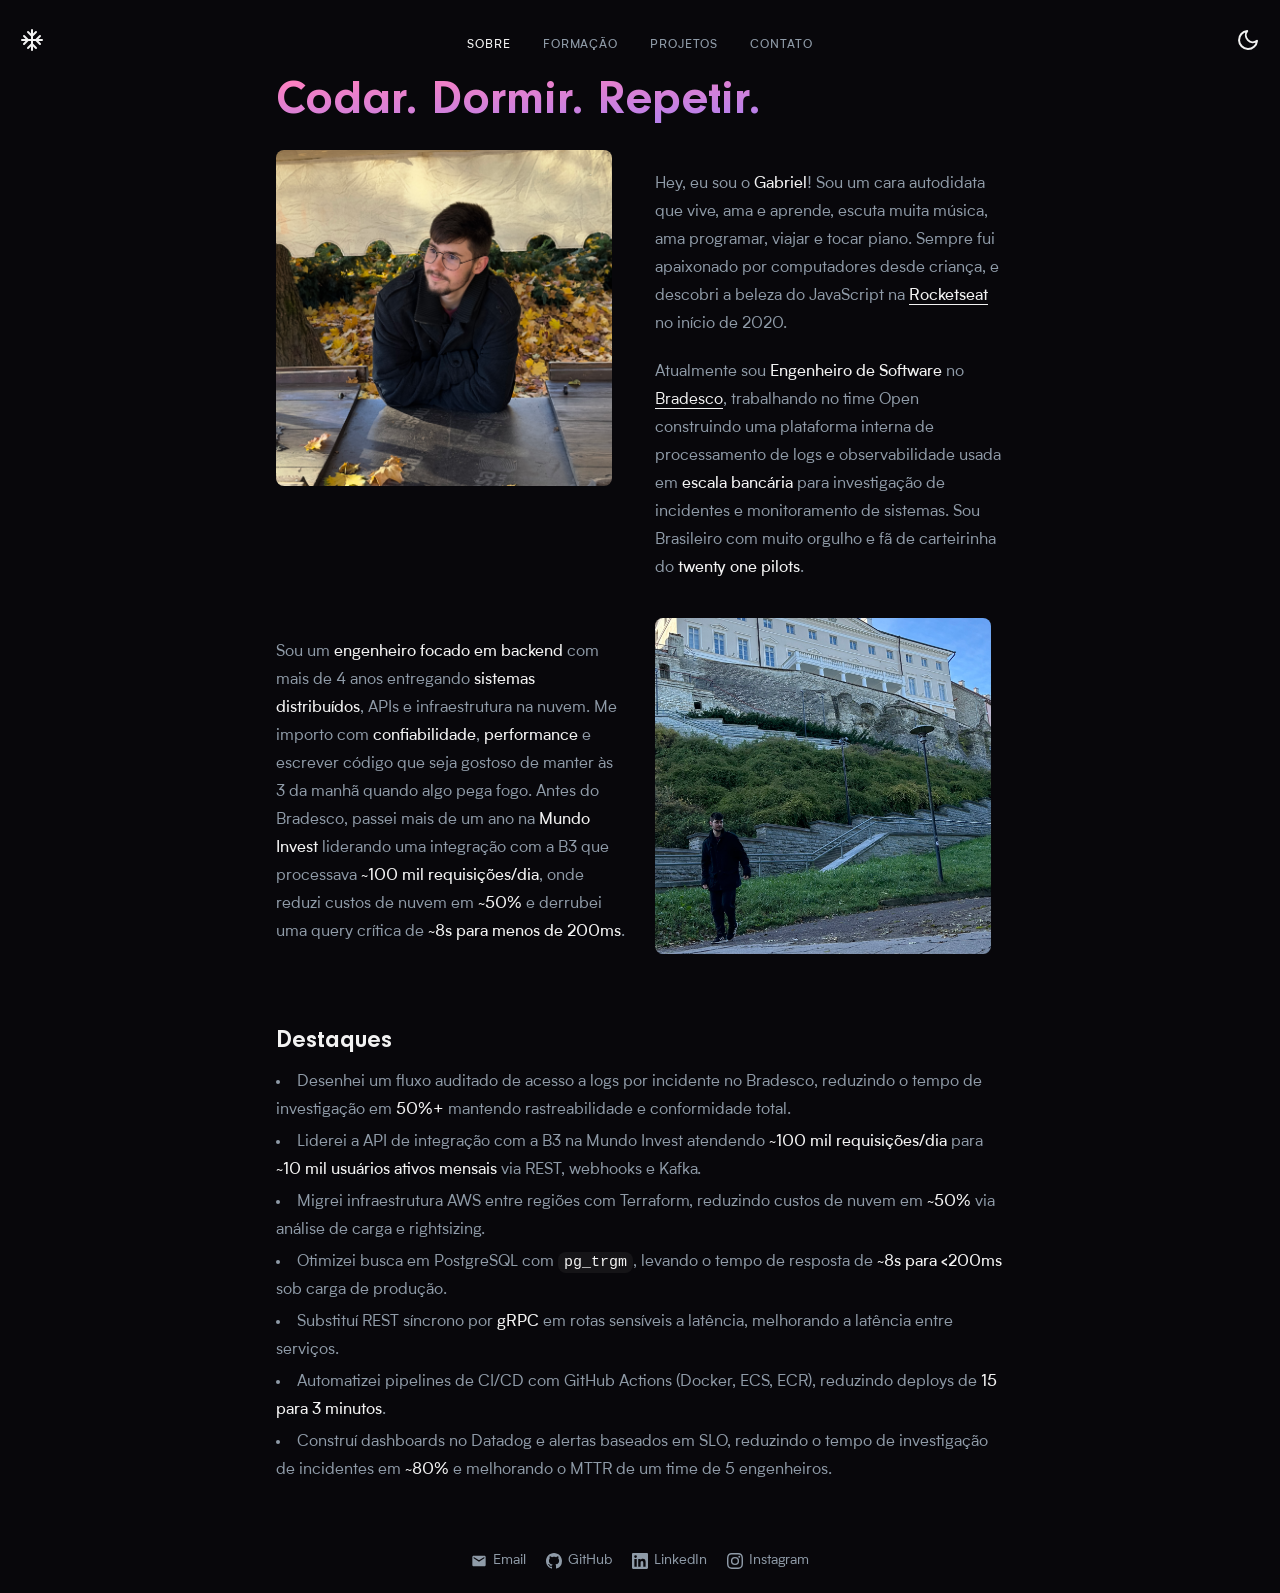
<file: sobre.html>
<!doctype html>
<html lang="pt-BR">
	<head>
		<meta charset="UTF-8" />
		<meta name="viewport" content="width=device-width, initial-scale=1.0" />
		<meta
			name="description"
			content="Sou um engenheiro backend autodidata que gosta de construir sistemas distribuídos confiáveis, quebrar coisas de propósito e ajudar as pessoas ao longo do caminho."
		/>
		<title>Sobre | Gabriel Trzimajewski</title>
		<link rel="stylesheet" href="css/style.css" />
	</head>
	<body>
		<!-- ===== Navbar ===== -->
		<header class="navbar" role="banner">
			<a href="index.html" class="navbar__logo" aria-label="Início">
				<!-- Snowflake icon -->
				<svg
					xmlns="http://www.w3.org/2000/svg"
					viewBox="0 0 24 24"
					fill="none"
					stroke="currentColor"
					stroke-width="2"
					stroke-linecap="round"
					stroke-linejoin="round"
					aria-hidden="true"
				>
					<line x1="2" y1="12" x2="22" y2="12" />
					<line x1="12" y1="2" x2="12" y2="22" />
					<path d="M20 16l-4-4 4-4" />
					<path d="M4 8l4 4-4 4" />
					<path d="M16 4l-4 4-4-4" />
					<path d="M8 20l4-4 4 4" />
				</svg>
			</a>

			<div class="navbar__actions">
				<!-- Burger (mobile only) -->
				<button
					id="burger-btn"
					class="btn-icon burger"
					aria-label="Abrir menu"
					aria-expanded="false"
					aria-controls="main-nav"
				>
					<svg
						xmlns="http://www.w3.org/2000/svg"
						viewBox="0 0 24 24"
						fill="none"
						stroke="currentColor"
						stroke-width="2"
						stroke-linecap="round"
						stroke-linejoin="round"
						aria-hidden="true"
					>
						<line x1="3" y1="6" x2="21" y2="6" />
						<line x1="3" y1="12" x2="21" y2="12" />
						<line x1="3" y1="18" x2="21" y2="18" />
					</svg>
				</button>
				<!-- Theme toggle -->
				<button
					id="theme-toggle"
					class="btn-icon"
					aria-label="Ativar tema claro"
				>
					<svg
						xmlns="http://www.w3.org/2000/svg"
						viewBox="0 0 24 24"
						fill="none"
						stroke="currentColor"
						stroke-width="2"
						stroke-linecap="round"
						stroke-linejoin="round"
						aria-hidden="true"
					>
						<path d="M21 12.79A9 9 0 1111.21 3 7 7 0 0021 12.79z" />
					</svg>
				</button>
			</div>

			<!-- Nav -->
			<nav id="main-nav" class="navbar__nav" aria-label="Navegação principal">
				<ul>
					<li><a href="sobre.html">Sobre</a></li>
					<li><a href="formacao.html">Formação</a></li>
					<li><a href="projetos.html">Projetos</a></li>
					<li><a href="contato.html">Contato</a></li>
				</ul>
			</nav>
		</header>

		<!-- ===== Page ===== -->
		<div class="page-wrapper grad-sobre">
			<main class="container">
				<h1>Codar. Dormir. Repetir.</h1>

				<!-- Linha 1: foto à esquerda, bio à direita -->
				<div class="two-col">
					<div class="two-col__col">
						<img
							src="assets/images/me.jpeg"
							alt="Foto de Gabriel Trzimajewski"
							width="336"
							height="336"
						/>
					</div>
					<div class="two-col__col">
						<p>
							Hey, eu sou o <strong>Gabriel</strong>! Sou um cara autodidata que
							vive, ama e aprende, escuta muita música, ama programar, viajar e
							tocar piano. Sempre fui apaixonado por computadores desde criança,
							e descobri a beleza do JavaScript na
							<strong
								><a
									href="https://rocketseat.com.br"
									target="_blank"
									rel="noreferrer"
									>Rocketseat</a
								></strong
							>
							no início de 2020.
						</p>
						<p>
							Atualmente sou <strong>Engenheiro de Software</strong> no
							<a href="https://banco.bradesco" target="_blank" rel="noreferrer"
								>Bradesco</a
							>, trabalhando no time Open construindo uma plataforma interna de
							processamento de logs e observabilidade usada em
							<strong>escala bancária</strong> para investigação de incidentes e
							monitoramento de sistemas. Sou Brasileiro com muito orgulho e fã
							de carteirinha do <strong>twenty one pilots</strong>.
						</p>
					</div>
				</div>

				<!-- Linha 2: bio à esquerda, foto à direita -->
				<div class="two-col">
					<div class="two-col__col">
						<p>
							Sou um <strong>engenheiro focado em backend</strong> com mais de 4
							anos entregando <strong>sistemas distribuídos</strong>, APIs e
							infraestrutura na nuvem. Me importo com
							<strong>confiabilidade</strong>, <strong>performance</strong> e
							escrever código que seja gostoso de manter às 3 da manhã quando
							algo pega fogo. Antes do Bradesco, passei mais de um ano na
							<strong>Mundo Invest</strong> liderando uma integração com a B3
							que processava <strong>~100 mil requisições/dia</strong>, onde
							reduzi custos de nuvem em <strong>~50%</strong> e derrubei uma
							query crítica de <strong>~8s para menos de 200ms</strong>.
						</p>
					</div>
					<div class="two-col__col">
						<img
							src="assets/images/me2.jpeg"
							alt="Outra foto de Gabriel Trzimajewski"
							width="336"
							height="336"
						/>
					</div>
				</div>

				<!-- Destaques -->
				<h2>Destaques</h2>
				<ul>
					<li>
						Desenhei um fluxo auditado de acesso a logs por incidente no
						Bradesco, reduzindo o tempo de investigação em
						<strong>50%+</strong> mantendo rastreabilidade e conformidade total.
					</li>
					<li>
						Liderei a API de integração com a B3 na Mundo Invest atendendo
						<strong>~100 mil requisições/dia</strong> para
						<strong>~10 mil usuários ativos mensais</strong> via REST, webhooks
						e Kafka.
					</li>
					<li>
						Migrei infraestrutura AWS entre regiões com Terraform, reduzindo
						custos de nuvem em <strong>~50%</strong> via análise de carga e
						rightsizing.
					</li>
					<li>
						Otimizei busca em PostgreSQL com <code>pg_trgm</code>, levando o
						tempo de resposta de <strong>~8s para &lt;200ms</strong> sob carga
						de produção.
					</li>
					<li>
						Substituí REST síncrono por <strong>gRPC</strong> em rotas sensíveis
						a latência, melhorando a latência entre serviços.
					</li>
					<li>
						Automatizei pipelines de CI/CD com GitHub Actions (Docker, ECS,
						ECR), reduzindo deploys de <strong>15 para 3 minutos</strong>.
					</li>
					<li>
						Construí dashboards no Datadog e alertas baseados em SLO, reduzindo
						o tempo de investigação de incidentes em <strong>~80%</strong> e
						melhorando o MTTR de um time de 5 engenheiros.
					</li>
				</ul>
			</main>

			<!-- ===== Footer ===== -->
			<footer>
				<a href="contato.html" class="footer__email" aria-label="Email">
					<svg viewBox="0 0 24 24" aria-hidden="true">
						<path
							d="M20 4H4c-1.1 0-2 .9-2 2v12c0 1.1.9 2 2 2h16c1.1 0 2-.9 2-2V6c0-1.1-.9-2-2-2zm0 4l-8 5-8-5V6l8 5 8-5v2z"
						/>
					</svg>
					<span class="footer__label">Email</span>
				</a>
				<a
					href="https://github.com/Sn0wye"
					target="_blank"
					rel="noreferrer"
					class="footer__github"
					aria-label="GitHub"
				>
					<svg viewBox="0 0 24 24" aria-hidden="true">
						<path
							d="M12 0C5.37 0 0 5.37 0 12c0 5.31 3.435 9.795 8.205 11.385.6.105.825-.255.825-.57 0-.285-.015-1.23-.015-2.235-3.015.555-3.795-.735-4.035-1.41-.135-.345-.72-1.41-1.23-1.695-.42-.225-1.02-.78-.015-.795.945-.015 1.62.87 1.845 1.23 1.08 1.815 2.805 1.305 3.495.99.105-.78.42-1.305.765-1.605-2.67-.3-5.46-1.335-5.46-5.925 0-1.305.465-2.385 1.23-3.225-.12-.3-.54-1.53.12-3.18 0 0 1.005-.315 3.3 1.23.96-.27 1.98-.405 3-.405s2.04.135 3 .405c2.295-1.56 3.3-1.23 3.3-1.23.66 1.65.24 2.88.12 3.18.765.84 1.23 1.905 1.23 3.225 0 4.605-2.805 5.625-5.475 5.925.435.375.81 1.095.81 2.22 0 1.605-.015 2.895-.015 3.3 0 .315.225.69.825.57A12.02 12.02 0 0024 12c0-6.63-5.37-12-12-12z"
						/>
					</svg>
					<span class="footer__label">GitHub</span>
				</a>
				<a
					href="https://linkedin.com/in/trzimajewski"
					target="_blank"
					rel="noreferrer"
					class="footer__linkedin"
					aria-label="LinkedIn"
				>
					<svg viewBox="0 0 24 24" aria-hidden="true">
						<path
							d="M20.447 20.452h-3.554v-5.569c0-1.328-.027-3.037-1.852-3.037-1.853 0-2.136 1.445-2.136 2.939v5.667H9.351V9h3.414v1.561h.046c.477-.9 1.637-1.85 3.37-1.85 3.601 0 4.267 2.37 4.267 5.455v6.286zM5.337 7.433a2.062 2.062 0 01-2.063-2.065 2.064 2.064 0 112.063 2.065zm1.782 13.019H3.555V9h3.564v11.452zM22.225 0H1.771C.792 0 0 .774 0 1.729v20.542C0 23.227.792 24 1.771 24h20.451C23.2 24 24 23.227 24 22.271V1.729C24 .774 23.2 0 22.222 0h.003z"
						/>
					</svg>
					<span class="footer__label">LinkedIn</span>
				</a>
				<a
					href="https://instagram.com/gabtrzimajewski"
					target="_blank"
					rel="noreferrer"
					class="footer__instagram"
					aria-label="Instagram"
				>
					<svg viewBox="0 0 24 24" aria-hidden="true">
						<path
							d="M12 2.163c3.204 0 3.584.012 4.85.07 3.252.148 4.771 1.691 4.919 4.919.058 1.265.069 1.645.069 4.849 0 3.205-.012 3.584-.069 4.849-.149 3.225-1.664 4.771-4.919 4.919-1.266.058-1.644.07-4.85.07-3.204 0-3.584-.012-4.849-.07-3.26-.149-4.771-1.699-4.919-4.92-.058-1.265-.07-1.644-.07-4.849 0-3.204.013-3.583.07-4.849.149-3.227 1.664-4.771 4.919-4.919 1.266-.057 1.645-.069 4.849-.069zM12 0C8.741 0 8.333.014 7.053.072 2.695.272.273 2.69.073 7.052.014 8.333 0 8.741 0 12c0 3.259.014 3.668.072 4.948.2 4.358 2.618 6.78 6.98 6.98C8.333 23.986 8.741 24 12 24c3.259 0 3.668-.014 4.948-.072 4.354-.2 6.782-2.618 6.979-6.98.059-1.28.073-1.689.073-4.948 0-3.259-.014-3.667-.072-4.947-.196-4.354-2.617-6.78-6.979-6.98C15.668.014 15.259 0 12 0zm0 5.838a6.162 6.162 0 100 12.324 6.162 6.162 0 000-12.324zM12 16a4 4 0 110-8 4 4 0 010 8zm6.406-11.845a1.44 1.44 0 100 2.881 1.44 1.44 0 000-2.881z"
						/>
					</svg>
					<span class="footer__label">Instagram</span>
				</a>
			</footer>
		</div>

		<script src="js/main.js" defer></script>
	</body>
</html>
</file>
<file: css/style.css>
/* =========================================
   Custom Fonts (@font-face)
   ========================================= */

/* Biotif - Body font */
@font-face {
	font-family: "Biotif";
	src: url("../assets/fonts/Biotif-Regular.woff2") format("woff2");
	font-weight: 400;
	font-style: normal;
	font-display: swap;
}

@font-face {
	font-family: "Biotif";
	src: url("../assets/fonts/Biotif-Medium.woff2") format("woff2");
	font-weight: 500;
	font-style: normal;
	font-display: swap;
}

@font-face {
	font-family: "Biotif";
	src: url("../assets/fonts/Biotif-Bold.woff2") format("woff2");
	font-weight: 700;
	font-style: normal;
	font-display: swap;
}

@font-face {
	font-family: "Biotif";
	src: url("../assets/fonts/Biotif-RegularItalic.woff2") format("woff2");
	font-weight: 400;
	font-style: italic;
	font-display: swap;
}

/* NeuzeitGrotesk - Heading font */
@font-face {
	font-family: "NeuzeitGrotesk";
	src: url("../assets/fonts/NeuzeitGrotesk-Bold.woff2") format("woff2");
	font-weight: 700;
	font-style: normal;
	font-display: swap;
}

/* =========================================
   CSS Variables (dark theme default)
   ========================================= */
:root {
	/* Core palette */
	--bg: #08070b;
	--primary: #f2f2f2;
	--secondary: #8f9ba8;
	--hover: #212024;
	--border: #333333;
	--scrollbar-track: #151417;

	/* Gradient accent colors */
	--pink: #ff80bf;
	--purple: #9580ff;
	--cyan: #80ffea;
	--green: #8aff80;
	--blue: #3378ff;
	--violet: #9442fe;
	--orange: #ffca80;
	--yellow: #ffff80;

	/* Social brand colors */
	--linkedin: #0077b5;
	--instagram: #e1306c;

	/* Layout */
	--nav-desktop: 80px;
	--nav-mobile: 110px;
	--max-w: 48rem;
}

/* Light theme overrides */
body.light {
	--bg: #f9f9f9;
	--primary: #1a1a1a;
	--secondary: #666666;
	--hover: #ebebeb;
	--border: #e5e5e5;
	--scrollbar-track: #e0e0e0;
}

/* =========================================
   Reset & Base
   ========================================= */
*,
*::before,
*::after {
	box-sizing: border-box;
	margin: 0;
	padding: 0;
}

html {
	scroll-behavior: smooth;
}

body {
	background-color: var(--bg);
	color: var(--secondary);
	font-family:
		"Biotif",
		-apple-system,
		BlinkMacSystemFont,
		"Segoe UI",
		sans-serif;
	font-size: 1rem;
	line-height: 1.75;
	transition:
		background-color 0.2s ease-in-out,
		color 0.2s ease-in-out;
	-webkit-font-smoothing: antialiased;
}

/* Custom scrollbar */
::-webkit-scrollbar {
	width: 6px;
}
::-webkit-scrollbar-track {
	background: var(--scrollbar-track);
}
::-webkit-scrollbar-thumb {
	background: var(--primary);
	border-radius: 8px;
}

/* =========================================
   Typography
   ========================================= */
h1 {
	font-family:
		"NeuzeitGrotesk",
		-apple-system,
		BlinkMacSystemFont,
		"Segoe UI",
		sans-serif;
	font-size: 3rem;
	line-height: 3.125rem;
	margin-bottom: 1.25rem;
	/* Gradient text — colour set per-page via class */
	background-clip: text;
	-webkit-background-clip: text;
	-webkit-text-fill-color: transparent;
	color: var(--primary); /* fallback for browsers without gradient-clip */
}

h2 {
	font-family:
		"NeuzeitGrotesk",
		-apple-system,
		BlinkMacSystemFont,
		"Segoe UI",
		sans-serif;
	font-size: 1.5rem;
	color: var(--primary);
	margin-top: 3.5rem;
	margin-bottom: 0;
}

h3 {
	font-size: 1.125rem;
	font-weight: 700;
	color: var(--primary);
	margin-top: 1.25rem;
}

p {
	color: var(--secondary);
	margin: 1.25rem 0;
}

a {
	color: var(--primary);
	text-decoration: none;
	border-bottom: 1px solid var(--primary);
	transition: opacity 0.2s ease-in-out;
}
a:hover,
a:focus {
	opacity: 0.8;
}

/* Focus ring for keyboard navigation */
:focus-visible {
	outline: 2px solid var(--primary);
	outline-offset: 2px;
}

strong {
	color: var(--primary);
	font-weight: 500;
}

code {
	background: #151417;
	color: var(--primary);
	font-size: 0.9375rem;
	padding: 0.125rem 0.375rem;
	border-radius: 0.5rem;
}

ul {
	list-style: disc;
	list-style-position: inside;
}

li {
	color: var(--secondary);
	margin: 0.25rem 0;
}

img {
	border-radius: 0.5rem;
	max-width: 100%;
	height: auto;
	display: block;
}

/* =========================================
   Layout Shell
   ========================================= */
.page-wrapper {
	min-height: 100vh;
	display: flex;
	flex-direction: column;
}

/* Main content container — shared by all inner pages */
.container {
	width: 100%;
	max-width: var(--max-w);
	margin: 0 auto;
	padding: var(--nav-mobile) 1.25rem 2.5rem;
	flex: 1;
}

/* =========================================
   Navbar
   ========================================= */
.navbar {
	position: absolute;
	top: 0;
	left: 0;
	right: 0;
	z-index: 30;
	min-height: var(--nav-desktop);
	display: flex;
	flex-wrap: wrap;
	align-items: center;
	padding: 0.75rem 0;
}

/* Logo — snowflake icon */
.navbar__logo {
	order: 1;
	margin-left: 0.75rem;
	display: flex;
	align-items: center;
	border-bottom: none;
	padding: 0.5rem;
	border-radius: 0.5rem;
	color: var(--primary);
	transition: background-color 0.2s ease-in-out;
}
.navbar__logo:hover,
.navbar__logo:focus {
	background-color: var(--hover);
	opacity: 1;
}
.navbar__logo svg {
	width: 24px;
	height: 24px;
}

/* Nav container */
.navbar__nav {
	order: 3;
	flex: 1;
	flex-basis: 100%;
	text-align: center;
	overflow-x: auto;
}
.navbar__nav ul {
	display: inline-flex;
	list-style: none;
	justify-content: center;
	position: relative;
	top: 5px;
}
.navbar__nav li {
	list-style: none;
}

/* Nav links */
.navbar__nav a {
	position: relative;
	display: inline-block;
	padding: 12px 16px;
	font-size: 0.75rem;
	font-weight: 500;
	text-transform: uppercase;
	letter-spacing: 0.075em;
	color: var(--secondary);
	border-bottom: none;
	transition: color 0.2s ease-in-out;
}
.navbar__nav a:hover,
.navbar__nav a:focus {
	color: var(--primary);
	opacity: 1;
}
.navbar__nav a.active {
	color: var(--primary);
}

/* Hover background — appears behind text via pseudo-element */
.navbar__nav a::before {
	content: "";
	position: absolute;
	inset: 0;
	z-index: -1;
	border-radius: 0.5rem;
	background-color: var(--hover);
	opacity: 0;
	transition: opacity 0.2s ease-in-out;
}
.navbar__nav a:hover::before {
	opacity: 1;
}

/* Right-side actions */
.navbar__actions {
	order: 2;
	margin-left: auto;
	margin-right: 0.75rem;
	display: flex;
	align-items: center;
	gap: 0.25rem;
}

/* Icon button (theme toggle, burger) */
.btn-icon {
	display: flex;
	align-items: center;
	justify-content: center;
	background: transparent;
	border: none;
	border-radius: 0.5rem;
	padding: 0.5rem;
	cursor: pointer;
	color: var(--primary);
	transition: background-color 0.2s ease-in-out;
}
.btn-icon:hover {
	background-color: var(--hover);
}
.btn-icon svg {
	width: 24px;
	height: 24px;
}

/* Burger button — hidden on desktop */
.burger {
	display: none;
}

/* =========================================
   Footer
   ========================================= */
footer {
	display: flex;
	align-items: center;
	justify-content: center;
	gap: 1.25rem;
	padding: 1.25rem 0;
	background: transparent;
}
footer a {
	display: flex;
	align-items: center;
	gap: 0.375rem;
	border-bottom: none;
	color: var(--secondary);
	font-size: 0.875rem;
	transition:
		color 0.2s ease-in-out,
		opacity 0.2s ease-in-out;
}
footer a:hover {
	opacity: 1;
}
footer a svg {
	width: 16px;
	height: 16px;
	flex-shrink: 0;
	fill: currentColor;
}
footer .footer__github:hover {
	color: var(--primary);
}
footer .footer__linkedin:hover {
	color: var(--linkedin);
}
footer .footer__instagram:hover {
	color: var(--instagram);
}
footer .footer__email:hover {
	color: var(--primary);
}

/* Labels hidden on mobile, shown on desktop */
.footer__label {
	display: none;
}

/* =========================================
   Home Page
   ========================================= */
.home-wrapper {
	min-height: 100vh;
	display: flex;
	flex-direction: column;
}

.home-content {
	flex: 1;
	display: flex;
	align-items: center;
	max-width: var(--max-w);
	width: 100%;
	margin: 0 auto;
	padding: var(--nav-mobile) 1.25rem 2.5rem;
}

.home-inner {
	position: relative;
	z-index: 10;
}

.home-inner h1 {
	background-image: linear-gradient(to right, var(--violet), var(--blue));
}

.home-tagline {
	display: flex;
	flex-direction: column;
}

.home-cta {
	display: inline-block;
	margin-top: 1.25rem;
	padding: 0.625rem 1.25rem;
	border: 1px solid var(--border);
	border-bottom: 1px solid var(--border);
	border-radius: 0.5rem;
	color: var(--primary);
	font-size: 0.875rem;
	font-weight: 500;
	transition:
		background-color 0.2s ease-in-out,
		border-color 0.2s ease-in-out;
}
.home-cta:hover {
	background-color: var(--hover);
	border-color: var(--primary);
	opacity: 1;
}

/* =========================================
   Per-page h1 gradient classes
   ========================================= */
.grad-sobre h1 {
	background-image: linear-gradient(
		to bottom right,
		var(--pink),
		var(--purple)
	);
}
.grad-formacao h1 {
	background-image: linear-gradient(
		to bottom right,
		var(--orange),
		var(--yellow)
	);
}
.grad-projetos h1 {
	background-image: linear-gradient(to bottom right, var(--cyan), var(--green));
}
.grad-contato h1 {
	background-image: linear-gradient(
		to bottom right,
		var(--purple),
		var(--cyan)
	);
}

/* =========================================
   Two-column layout (sobre page)
   ========================================= */
.two-col {
	display: flex;
	flex-direction: column;
	justify-content: space-between;
	gap: 1.25rem;
	margin: 1rem 0;
}
.two-col__col {
	width: 100%;
}

/* =========================================
   Career / Education entries
   ========================================= */
.entry {
	margin-bottom: 2.5rem;
}
.entry h3 {
	margin-top: 1.25rem;
}
.entry p {
	margin: 0;
}
.entry .entry__sub {
	margin-top: 0.125rem;
}
/* Span mimicking an anchor for non-linked companies */
.entry__company-label {
	color: var(--primary);
	border-bottom: 1px solid var(--primary);
	cursor: default;
	transition: opacity 0.2s ease-in-out;
}

/* =========================================
   Skill tags (formacao page)
   ========================================= */
.skills {
	display: flex;
	flex-wrap: wrap;
	gap: 0.5rem;
	margin-top: 1rem;
}
.skill-tag {
	display: inline-block;
	padding: 0.25rem 0.75rem;
	border: 1px solid var(--border);
	border-radius: 9999px;
	font-size: 0.8125rem;
	color: var(--secondary);
	transition:
		color 0.2s ease-in-out,
		border-color 0.2s ease-in-out;
}
.skill-tag:hover {
	color: var(--primary);
	border-color: var(--primary);
}

/* =========================================
   Featured Project cards (projetos page)
   ========================================= */
.featured-projects {
	display: flex;
	flex-wrap: wrap;
	margin-top: 0.625rem;
	margin-bottom: -1.25rem;
}

.project-card {
	position: relative;
	display: flex;
	flex-direction: column;
	min-width: 160px;
	max-width: 160px;
	padding: 1.25rem;
	border-bottom: none;
	border-radius: 0.5rem;
	color: inherit;
	transition: opacity 0.2s ease-in-out;
}
.project-card:hover {
	opacity: 1;
}
/* Hover background via pseudo-element (avoids layout shift) */
.project-card::before {
	content: "";
	position: absolute;
	inset: 0;
	z-index: -1;
	border-radius: 0.5rem;
	background-color: var(--hover);
	opacity: 0;
	transition: opacity 0.2s ease-in-out;
}
.project-card:hover::before {
	opacity: 1;
}
.project-card h3 {
	margin: 0 0 0.25rem;
	padding: 0;
	font-size: 1.125rem;
	color: var(--primary);
}
.project-card p {
	margin: 0;
	line-height: 1.5;
	font-size: 0.875rem;
}

/* All projects + crafts two-column grid */
.projects-cols {
	display: grid;
	grid-template-columns: 1fr 1fr;
	gap: 0 2rem;
}

/* =========================================
   Contact Form (contato page)
   ========================================= */
.contact-form {
	max-width: 400px;
	display: flex;
	flex-direction: column;
	gap: 0.5rem;
	margin-top: 1.25rem;
}

.form-group {
	display: flex;
	flex-direction: column;
	gap: 0.25rem;
}

.form-group label {
	font-size: 0.875rem;
	color: var(--secondary);
	text-transform: lowercase;
}

.form-group input,
.form-group textarea {
	background: var(--hover);
	border: 1px solid var(--border);
	border-radius: 0.5rem;
	color: var(--primary);
	font-family:
		"Biotif",
		-apple-system,
		BlinkMacSystemFont,
		"Segoe UI",
		sans-serif;
	font-size: 1rem;
	padding: 0.5rem 0.75rem;
	outline: none;
	width: 100%;
	transition: border-color 0.2s ease-in-out;
}
.form-group input:focus,
.form-group textarea:focus {
	border-color: var(--primary);
}
.form-group input::placeholder,
.form-group textarea::placeholder {
	color: var(--secondary);
	opacity: 0.6;
}
.form-group textarea {
	resize: vertical;
	min-height: 120px;
}

/* Inline field error */
.field-error {
	font-size: 0.8125rem;
	color: #ff9580;
	display: none;
}
.field-error.visible {
	display: block;
}

/* Submit button */
.btn-submit {
	margin-top: 0.75rem;
	padding: 0.625rem 1.25rem;
	border: 1px solid var(--border);
	border-radius: 0.5rem;
	background: var(--primary);
	color: var(--bg);
	font-family:
		"Biotif",
		-apple-system,
		BlinkMacSystemFont,
		"Segoe UI",
		sans-serif;
	font-size: 1rem;
	font-weight: 500;
	cursor: pointer;
	width: 100%;
	transition:
		background-color 0.2s ease-in-out,
		color 0.2s ease-in-out,
		border-color 0.2s ease-in-out;
}
.btn-submit:hover {
	background: transparent;
	color: var(--primary);
	border-color: var(--primary);
}

/* Success message (hidden by default) */
.form-success {
	display: none;
	padding: 1rem;
	border: 1px solid var(--border);
	border-radius: 0.5rem;
	color: var(--green);
	font-size: 0.9375rem;
	margin-top: 1rem;
}
.form-success.visible {
	display: block;
}

/* =========================================
   Responsive — Desktop >= 768px
   ========================================= */
@media (min-width: 768px) {
	/* Add margin bottom to navbar on desktop */
	.navbar {
		margin-bottom: 2rem;
	}

	/* Reduce top padding now that navbar is single-row */
	.container {
		padding-top: var(--nav-desktop);
	}

	/* Restore natural navbar order */
	.navbar__nav {
		order: 2;
		flex-basis: initial;
	}
	.navbar__actions {
		order: 3;
	}

	/* Two-column layout unlocks on desktop */
	.two-col {
		flex-direction: row;
	}
	.two-col__col {
		width: 48%;
	}

	/* Show footer text labels */
	.footer__label {
		display: block;
	}

	/* Home page top padding adjustment */
	.home-content {
		padding-top: var(--nav-desktop);
	}
}

/* =========================================
   Responsive — Mobile < 768px
   ========================================= */
@media (max-width: 767px) {
	/* Smaller h1 on narrow screens */
	h1 {
		font-size: 2.25rem;
		line-height: 2.5rem;
	}

	/* Show burger, hide nav by default */
	.burger {
		display: flex;
	}
	.navbar__nav {
		display: none;
	}
	.navbar__nav.open {
		display: block;
	}

	/* Stack projects to single column */
	.projects-cols {
		grid-template-columns: 1fr;
	}

	/* Project cards go full-width on mobile */
	.project-card {
		max-width: 100%;
		min-width: 0;
	}
}
</file>
